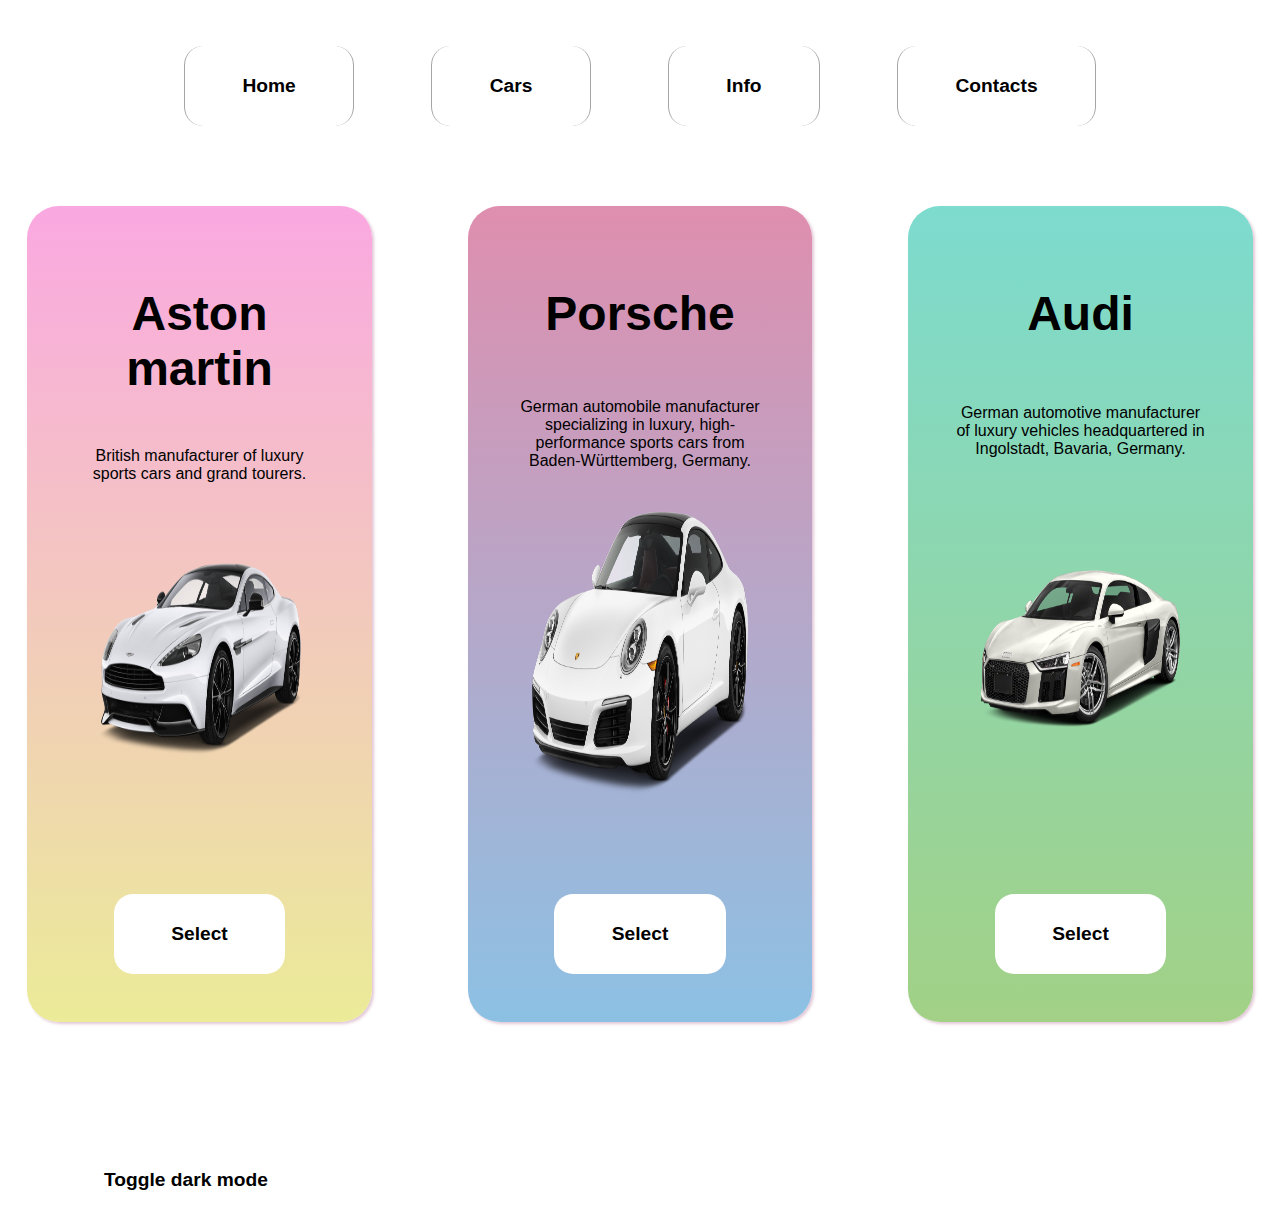
<file: card.html>
<!DOCTYPE html>
<html lang="en">
<head>
    <meta charset="UTF-8">
    <meta name="viewport" content="width=device-width, initial-scale=1.0">
    <title>Document</title>
    <link rel="stylesheet" href="src/style/main.css">
</head>
<body>
    
<nav>
    <button>Home</button>
    <button>Cars</button>
    <button>Info</button>
    <button>Contacts</button>
</nav>


<div class="cards">
    <div class="card one">
        <h1>Aston martin</h1>
        <p>British manufacturer of luxury sports cars and grand tourers.</p>
        <div class="images">
            <img class="nonactive" src="src/images/astonside2.png" alt="car">
            <img class="active" src="src/images/astonfront.png" alt="carfront">
        </div>
        
        <div class="button">
            <button>Select</button>
        </div>       
    </div>
    <div class="card two">
        <h1>Porsche</h1>
        <p>German automobile manufacturer specializing in luxury, high-performance sports cars from Baden-Württemberg, Germany.</p>
        <div class="images">
            <img class="nonactive" src="src/images/poscheside.png" alt="car" style="height: 90%;">
            <img class="active" src="src/images/fronpor.png" alt="carfront">
        </div>
        
        <div class="button">
            <button>Select</button>
        </div>       
    </div>
    <div class="card three">
        <h1>Audi</h1>
        <p>German automotive manufacturer of luxury vehicles headquartered in Ingolstadt, Bavaria, Germany.</p>
        <div class="images">
            <img class="nonactive" src="src/images/audiside2.png" alt="car">
            <img class="active" src="src/images/frontaudii.png" alt="carfront">
        </div>
        
        <div class="button">
            <button>Select</button>
        </div>       
    </div>
</div>

<button onclick="myFunction()">Toggle dark mode</button>


<script>
function myFunction() {
   var element = document.body;
   element.classList.toggle("dark-mode");
}
</script>


</body>
</html>
</file>
<file: src/style/main.css>
html {
    margin: 0;
    padding: 0;
    font-family: 'Segoe UI', Tahoma, Geneva, Verdana, sans-serif;
}

.cards {
    padding: 2em;
    display: flex;
    justify-content: center;
}

.card {
    height: 45em;
    border-radius: 2em;
    margin: 3em;
    padding: 3em;
    background-image: linear-gradient(rgb(250, 168, 225), rgb(235, 235, 152));
    text-align: center;
    display: flex;
    flex-direction: column;
    justify-content: space-between;
    transition: height 0.3s ease, width 0.3s ease;
    box-shadow: 2px 2px 3px rgba(160, 72, 123, 0.3);
    width: 30em;

}

.card:hover {
    height: 46em;
    width: 90%;
    box-shadow: 10px 10px 15px rgba(160, 72, 123, 0.3);
}

.images {
    height: 20em;
    margin: 1em;
    position: relative;
}

img {
    position: absolute;
    top: 0;
    left: 0;
    width: 100%;
    height: 90%;
    object-fit: fill;
}

.active {
    opacity: 0;
}

.card:hover .nonactive {
    opacity: 0;
}

.card:hover .active {
    height: 80%;
    opacity: 1;

}

h1 {
    font-size: 3em;
}

button {
    font-size: 1.2em;
    font-weight: bold;
    margin: 2em 2em 0;
    background-color: rgb(255, 255, 255);
    padding: 1.5em 3em;
    border: none;
    border-radius: 1em;
}

button:hover {
    background-color: rgb(222, 236, 255);
}

nav {
    display: flex;
    justify-content: center;
}


.two {
    background-image: linear-gradient(rgb(223, 142, 174), rgb(140, 193, 228));
}

.three {
    background-image: linear-gradient(rgb(125, 219, 207), rgb(162, 209, 134));
}

nav > button {
    border-style: none solid;
    border-width: 0.1px;
    border-color: rgb(165, 165, 165)
}
</file>
